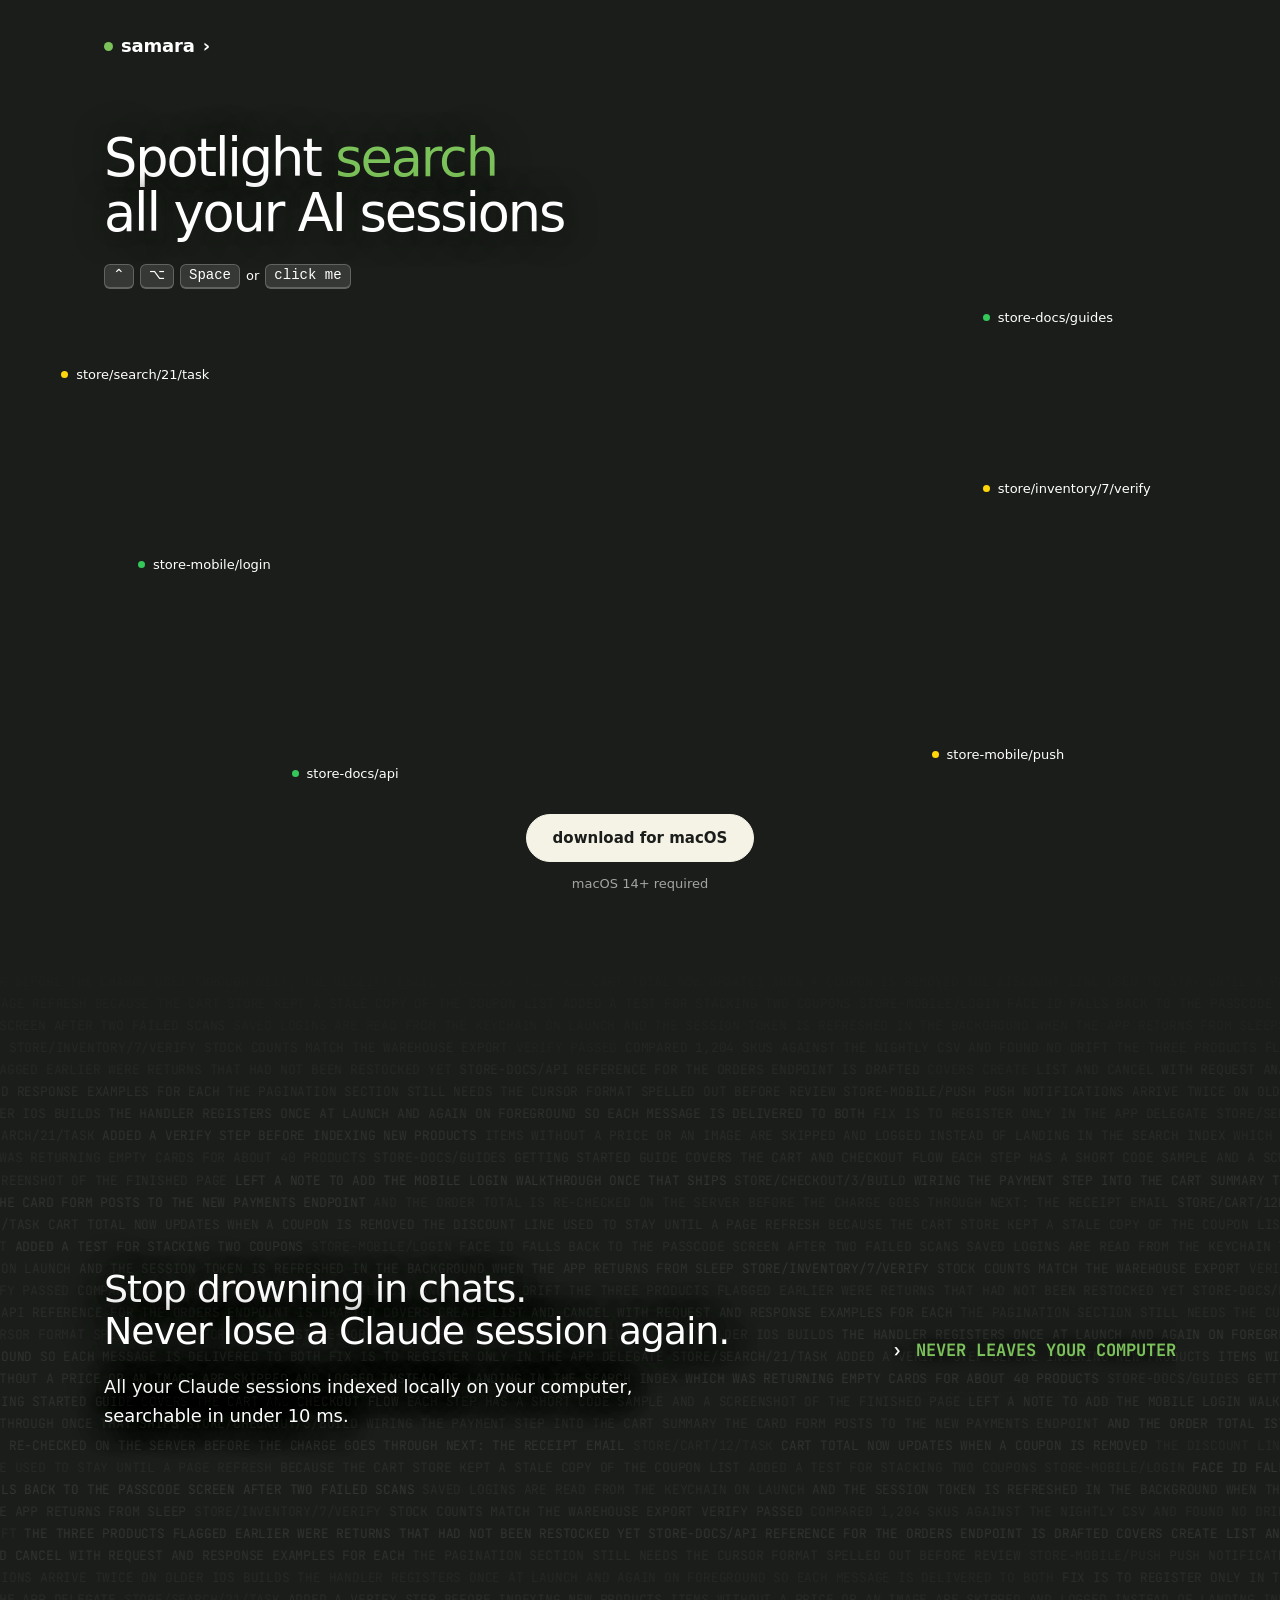
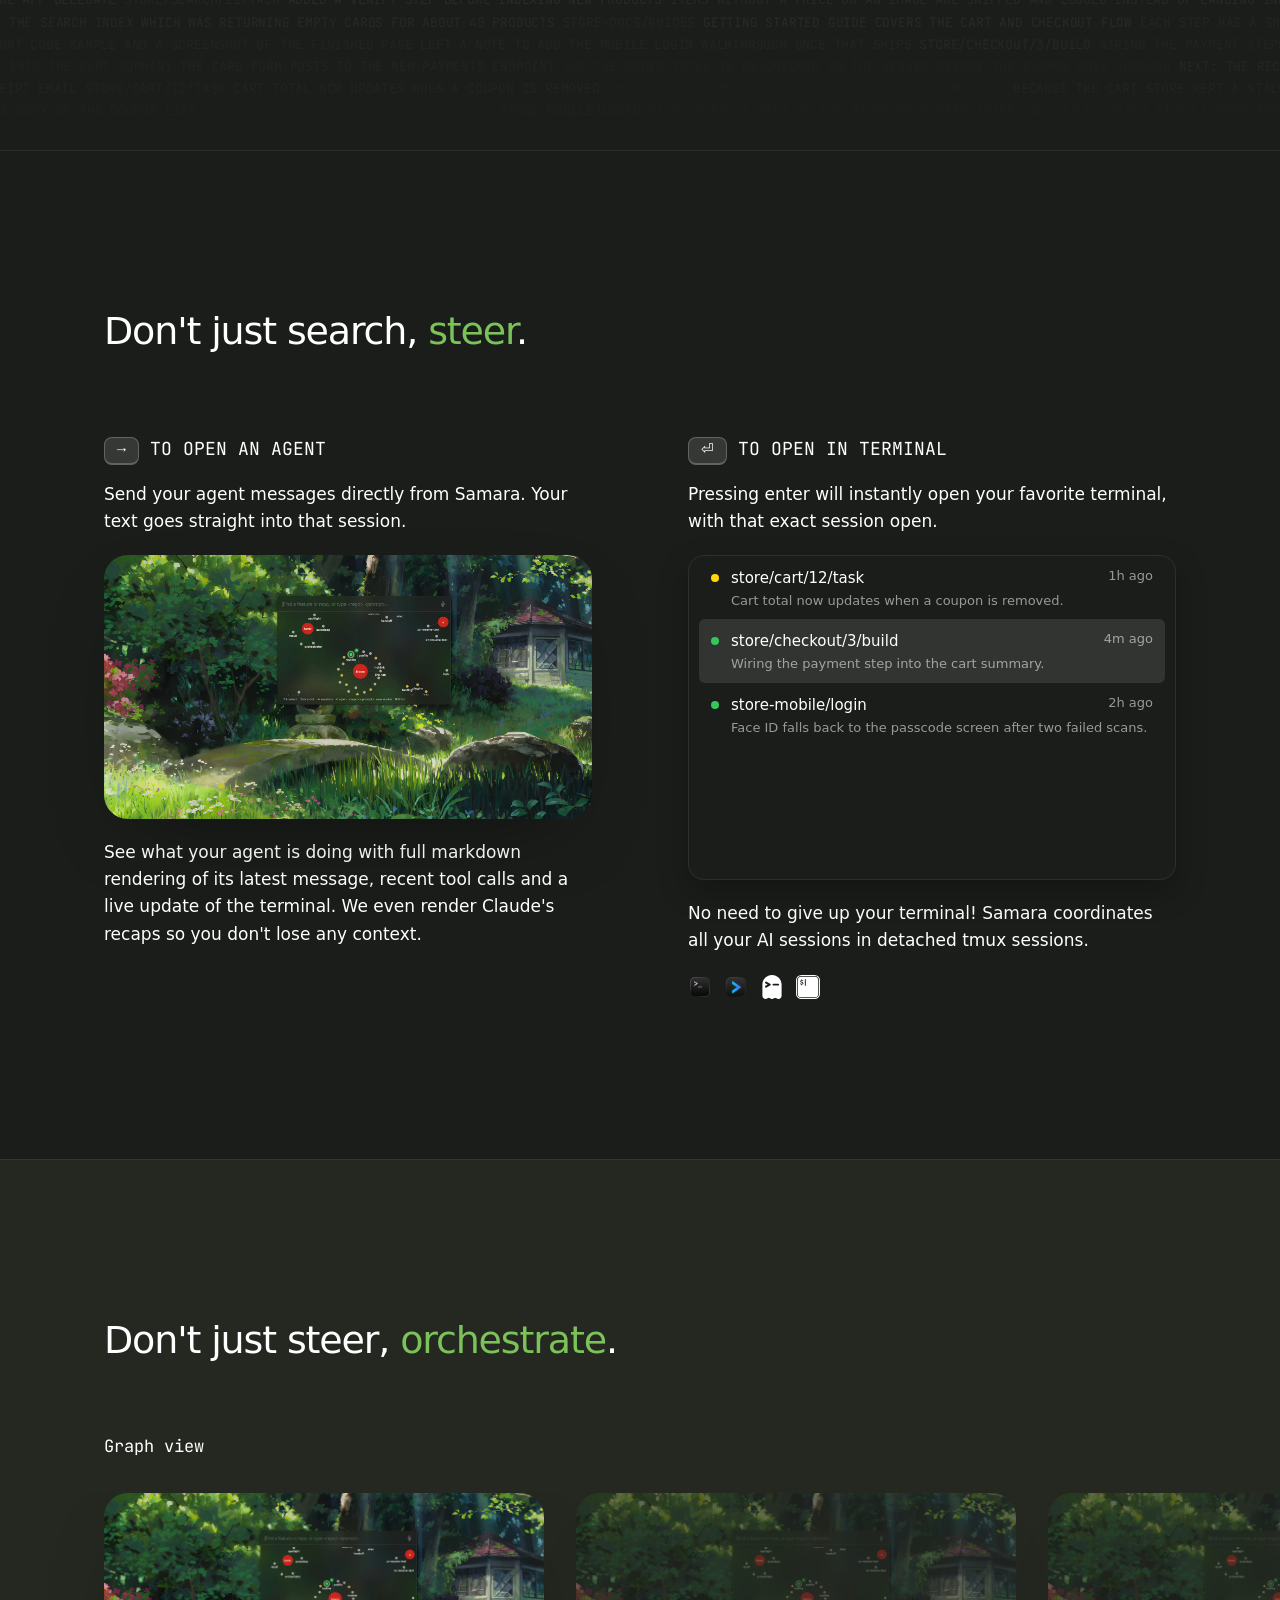
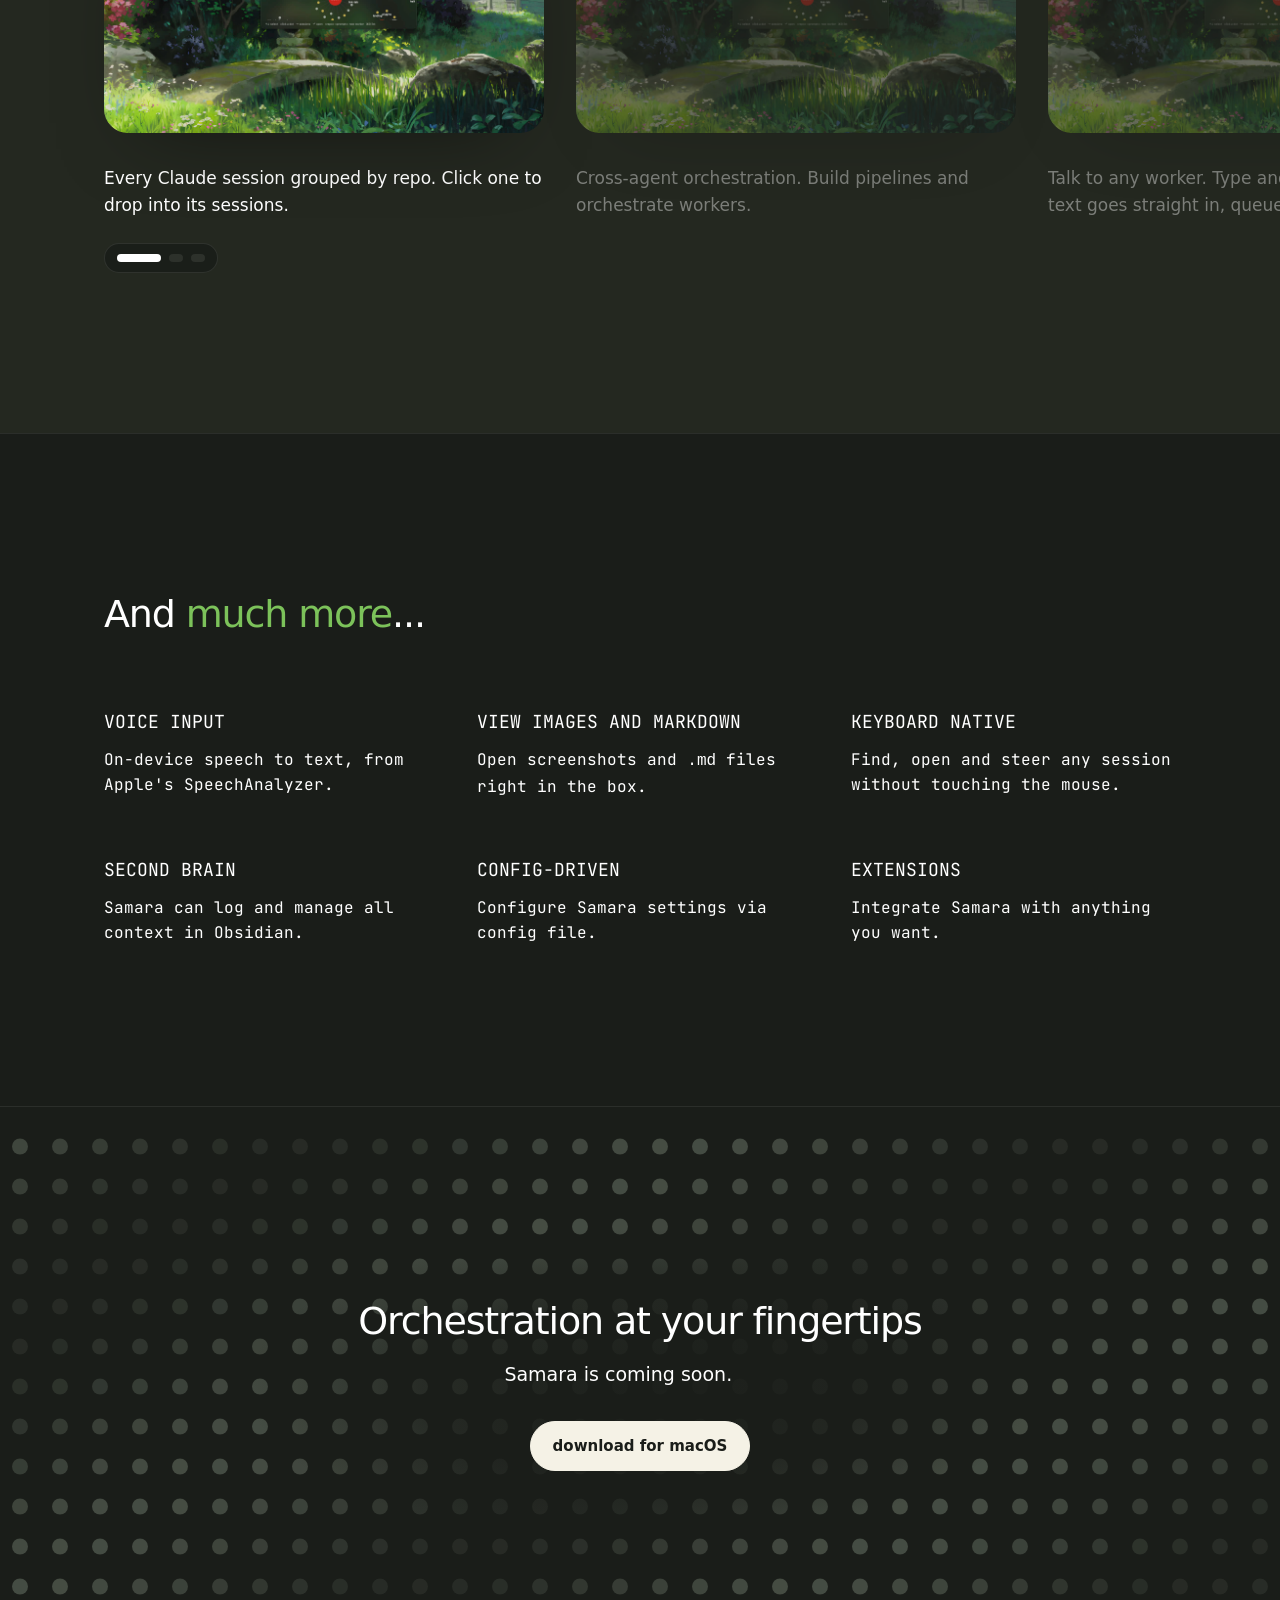
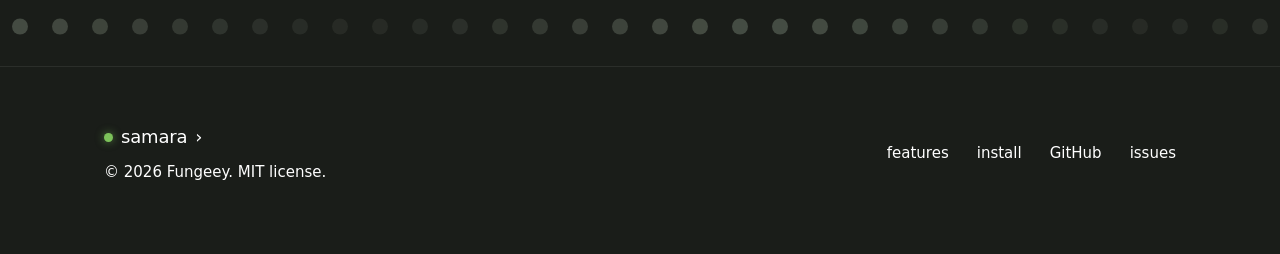
<file: index.html>
<!doctype html>
<html lang="en">
<head>
<meta charset="utf-8">
<meta name="viewport" content="width=device-width,initial-scale=1">
<meta name="color-scheme" content="dark">
<meta name="theme-color" content="#1a1d19">
<title>Samara</title>
<link rel="icon" href="assets/favicon.svg" type="image/svg+xml">
<meta name="description" content="Samara is a macOS box and command over your Claude Code sessions: find any session, start workers, and watch a feature's orchestrator and workers at a glance.">
<link rel="preconnect" href="https://fonts.googleapis.com">
<link rel="preconnect" href="https://fonts.gstatic.com" crossorigin>
<link href="https://fonts.googleapis.com/css2?family=JetBrains+Mono:ital,wght@0,400..700;1,400&family=Reddit+Mono:wght@400..600&display=swap" rel="stylesheet">
<script>if(!matchMedia("(prefers-reduced-motion: reduce)").matches)document.documentElement.classList.add("js")</script>
<link rel="stylesheet" href="styles.css">
</head>
<body>
<div class="navbar"><div class="wrap">
  <nav>
    <a class="logo" href="#"><i class="dot"></i>samara<span>›</span></a>
  </nav>
</div></div>
<main>
<div class="wrap">

  <header class="hero">
    <h1>Spotlight <em>search</em> <br class="desk"> all your AI sessions</h1>
    <div class="keys" id="keys" role="button" tabindex="0" aria-label="Show or hide the search box: Control Option Space"><kbd>⌃</kbd><kbd>⌥</kbd><kbd>Space</kbd><span class="or">or</span><kbd>click me</kbd></div>
    <div class="box demo off" id="box" role="search" aria-label="Search sessions">
      <div class="box-head">
          <svg xmlns="http://www.w3.org/2000/svg" class="mag" viewBox="0 0 256 256"><path d="M229.66,218.34l-50.07-50.06a88.11,88.11,0,1,0-11.31,11.31l50.06,50.07a8,8,0,0,0,11.32-11.32ZM40,112a72,72,0,1,1,72,72A72.08,72.08,0,0,1,40,112Z"></path></svg>
          <span class="ghost" id="ghost" aria-hidden="true"></span><input id="q" type="text" aria-label="Search sessions" autocomplete="off" spellcheck="false">
          <svg xmlns="http://www.w3.org/2000/svg" class="mag" viewBox="0 0 256 256"><path d="M128,176a48.05,48.05,0,0,0,48-48V64a48,48,0,0,0-96,0v64A48.05,48.05,0,0,0,128,176ZM96,64a32,32,0,0,1,64,0v64a32,32,0,0,1-64,0Zm40,143.6V240a8,8,0,0,1-16,0V207.6A80.11,80.11,0,0,1,48,128a8,8,0,0,1,16,0,64,64,0,0,0,128,0,8,8,0,0,1,16,0A80.11,80.11,0,0,1,136,207.6Z"></path></svg>
      </div>
      <div class="rows" id="rows"></div>
      <div class="box-foot"><span id="count"></span></div>
    </div>
    <div class="pills" id="pills"></div>
    <div class="cta">
      <a class="get" href="#download" aria-disabled="true">download for macOS</a>
    <p class="req">macOS 14+ required</p>
    </div>
  </header>
</div>

<section class="story">
  <canvas class="glyphs" aria-hidden="true"></canvas>
  <div class="wrap">
    <div>
      <h2>Stop drowning in chats.<br>Never lose a Claude session again.</h2>
      <p class="story-sub">All your Claude sessions indexed locally on your computer, searchable in under 10 ms.</p>
    </div>
    <div class="facts-win"><ul class="facts" id="facts"><li>never leaves your computer</li><li>no account, no server</li><li>answers in under 10 ms</li></ul></div>
  </div>
</section>

<section class="steer">
  <div class="wrap">
    <h2>Don't just search, <span class="emphasis">steer</span>.</h2>
    <div class="steer-grid">
      <div class="steer-card">
        <h3><kbd>→</kbd> to open an agent</h3>
        <p>Send your agent messages directly from Samara. Your text goes straight into that session.</p>
        <div class="shot"><video src="assets/step-talk.mp4" aria-label="A worker's tool calls in the Samara box, with a prompt field to talk to it" autoplay muted loop playsinline></video></div>
        <p>See what your agent is doing with full markdown rendering of its latest message, recent tool calls and a live update of the terminal. We even render Claude's recaps so you don't lose any context.</p>
      </div>
      <div class="steer-card">
        <h3><kbd>⏎</kbd> to open in terminal</h3>
        <p>Pressing enter will instantly open your favorite terminal, with that exact session open.</p>
        <div class="box steer-box">
          <div class="rows">
            <div class="row"><i class="dot idle"></i><div><div class="t"><span>store/cart/12/task</span><em>1h ago</em></div><div class="sn">Cart total now updates when a coupon is removed.</div></div></div>
            <div class="row sel"><i class="dot"></i><div><div class="t"><span>store/checkout/3/build</span><em>4m ago</em></div><div class="sn">Wiring the payment step into the cart summary.</div></div></div>
            <div class="row"><i class="dot"></i><div><div class="t"><span>store-mobile/login</span><em>2h ago</em></div><div class="sn">Face ID falls back to the passcode screen after two failed scans.</div></div></div>
          </div>
        </div>
        <p>No need to give up your terminal! Samara coordinates all your AI sessions in detached tmux sessions.</p>
        <ul class="chips">
          <li><img src="assets/terminals/terminal.png" alt="Terminal"></li>
          <li><img src="assets/terminals/cmux-dark.png" alt="cmux"></li>
          <li><img class="mono" src="assets/terminals/ghostty.svg" alt="Ghostty"></li>
          <li><img class="mono" src="assets/terminals/iterm2.svg" alt="iTerm2"></li>
        </ul>
      </div>
    </div>
  </div>
</section>

<section id="features">
  <div class="wrap"><h2>Don't just steer, <span class="emphasis">orchestrate</span>.</h2><p class="mono">Graph view</p></div>
  <div class="carousel" tabindex="0" aria-label="How Samara works">
    <div class="slide">
      <div class="shot"><video src="assets/step-overview.mp4" aria-label="The Samara box showing repos and features as a graph" autoplay muted loop playsinline></video></div>
      <p>Every Claude session grouped by repo. Click one to drop into its sessions.</p>
    </div>
    <div class="slide">
      <div class="shot"><video src="assets/step-graph.mp4" aria-label="A feature's orchestrator and workers as a graph" autoplay muted loop playsinline></video></div>
      <p>Cross-agent orchestration. Build pipelines and orchestrate workers.</p>
    </div>
    <div class="slide">
      <div class="shot"><video src="assets/step-talk.mp4" aria-label="A worker's tool calls in the Samara box, with a prompt field to talk to it" autoplay muted loop playsinline></video></div>
      <p>Talk to any worker. Type and press return, and your text goes straight in, queued if the worker is busy.</p>
    </div>
  </div>
  <div class="dots"><button aria-label="step 1"></button><button aria-label="step 2"></button><button aria-label="step 3"></button></div>
</section>

<section class="more">
  <div class="wrap">
    <h2>And <span class="emphasis">much more</span>...</h2>
    <div class="tools">
      <div class="tool"><h4>voice input</h4><p>On-device speech to text, from Apple's SpeechAnalyzer.</p></div>
      <div class="tool"><h4>view images and markdown</h4><p>Open screenshots and <code>.md</code> files right in the box.</p></div>
      <div class="tool"><h4>keyboard native</h4><p>Find, open and steer any session without touching the mouse.</p></div>
      <div class="tool"><h4>second brain</h4><p>Samara can log and manage all context in Obsidian.</p></div>
      <div class="tool"><h4>config-driven</h4><p>Configure Samara settings via config file.</p></div>
      <div class="tool"><h4>extensions</h4><p>Integrate Samara with anything you want.</p></div>
    </div>
  </div>
</section>


</main>
<section class="final" id="download">
  <canvas id="graph" aria-hidden="true"></canvas>
  <div class="wrap">
    <div class="veil">
      <h2>Orchestration at your fingertips</h2>
      <p class="sub">Samara is coming soon.</p>
      <a class="btn" href="#download" aria-disabled="true">download for macOS</a>
    </div>
  </div>
</section>

<footer>
  <div class="wrap fcols">
    <div><a class="logo" href="#"><i class="dot"></i>samara<span>›</span></a><p class="copy-r">© 2026 Fungeey. MIT license.</p></div>
    <ul><li><a href="#features">features</a></li><li><a href="#install">install</a></li><li><a href="https://github.com/Fungeey/samara">GitHub</a></li><li><a href="https://github.com/Fungeey/samara/issues">issues</a></li></ul>
  </div>
</footer>
<script>
(() => {
  const sec = document.querySelector('.final'), cv = document.getElementById('graph'), ctx = cv.getContext('2d');
  const still = matchMedia('(prefers-reduced-motion: reduce)').matches;
  let GREY, GREEN;
  const STEP = .08, GROW = .12, LIFE = .7;
  let w, h, gap, r, cols, rows, ox, oy, runs = [], nextSpawn = 0, running = false;
  const pos = (c, k) => ({ x: ox + c * gap, y: oy + k * gap });
  const mix = l => GREY.map((g, i) => g + (GREEN[i] - g) * l);
  const rgba = a => `rgba(${a[0]},${a[1]},${a[2]},${a[3]})`;
  const clamp = v => Math.min(1, Math.max(0, v));
  function size() {
    const css = getComputedStyle(document.documentElement), rgb = n => css.getPropertyValue(n).split(',').map(Number);
    GREY = [...rgb('--dot-rgb'), .35]; GREEN = [...rgb('--leaf-rgb'), 1];
    const dpr = devicePixelRatio || 1; w = sec.clientWidth; h = sec.clientHeight;
    cv.width = w * dpr; cv.height = h * dpr; ctx.setTransform(dpr, 0, 0, dpr, 0, 0);
    gap = w < 700 ? 30 : 40; r = gap * .2;
    cols = Math.max(2, Math.floor(w / gap)); rows = Math.max(2, Math.floor(h / gap));
    ox = (w - (cols - 1) * gap) / 2; oy = (h - (rows - 1) * gap) / 2;
    runs = [];
  }
  function generate(c0, k0, ambient) {
    const n = 1 + Math.floor(Math.random() * 10), room = [c0, cols - 1 - c0];
    let dir = Math.random() < .5 ? 1 : -1;
    if (room[dir > 0 ? 1 : 0] < n && room[dir > 0 ? 0 : 1] > room[dir > 0 ? 1 : 0]) dir = -dir;
    const nodes = [{ c: c0, k: k0, at: 0 }], edges = [];
    const free = (c, k) => c >= 0 && c < cols && k >= 0 && k < rows && !nodes.some(a => a.c === c && a.k === k);
    const shuffle = a => a.sort(() => Math.random() - .5);
    for (let i = 1; i <= n; i++) {
      const last = nodes[nodes.length - 1];
      const next = shuffle([-1, 0, 1]).map(d => [last, last.c + dir, last.k + d]).find(([, c, k]) => free(c, k));
      if (!next) break;
      const from = nodes.indexOf(next[0]), at = (i - 1) * STEP;
      edges.push({ from, to: nodes.length, at, back: false });
      nodes.push({ c: next[1], k: next[2], at: at + GROW });
    }
    const life = ambient ? .3 : LIFE, fade = 0;
    return { nodes, edges, ambient, life, fade, t0: performance.now(), speed: ambient ? .3 : 1, alpha: ambient ? .85 : 1, end: Math.max(...nodes.map(n => n.at), ...edges.map(e => e.at + GROW)) + life + fade };
  }
  const bezier = (p, u) => { const v = 1 - u; return { x: v ** 3 * p[0].x + 3 * v * v * u * p[1].x + 3 * v * u * u * p[2].x + u ** 3 * p[3].x, y: v ** 3 * p[0].y + 3 * v * v * u * p[1].y + 3 * v * u * u * p[2].y + u ** 3 * p[3].y }; };
  function curve(run, e) {
    const a = pos(run.nodes[e.from].c, run.nodes[e.from].k), b = pos(run.nodes[e.to].c, run.nodes[e.to].k);
    if (e.back) { const o = e.bow * gap * .9; return [a, { x: a.x, y: a.y + o }, { x: b.x, y: b.y + o }, b]; }
    const d = b.x - a.x;
    return [a, { x: a.x + d * .8, y: a.y }, { x: a.x + d * .2, y: b.y }, b];
  }
  const wave = (p, now) => still ? 1 : .65 + .35 * Math.sin(p.x * .008 + p.y * .012 - now * .0012);
  const age = (run, t, at) => t - at < run.life ? 1 : 0;
  function frame() {
    ctx.clearRect(0, 0, w, h);
    const now = performance.now();
    runs = runs.filter(run => still || (now - run.t0) / 1000 * run.speed <= run.end);
    const lit = new Set(runs.flatMap(run => { const tt = still ? run.end - run.fade - .01 : (now - run.t0) / 1000 * run.speed; return run.nodes.filter(n => tt >= n.at && age(run, tt, n.at)).map(n => n.c + ',' + n.k); }));
    for (let c = 0; c < cols; c++) for (let k = 0; k < rows; k++) {
      if (lit.has(c + ',' + k)) continue;
      const p = pos(c, k);
      ctx.fillStyle = rgba([GREY[0], GREY[1], GREY[2], GREY[3] * wave(p, now)]);
      ctx.beginPath(); ctx.arc(p.x, p.y, r, 0, 7); ctx.fill();
    }
    for (const run of runs) drawRun(run, still ? run.end - run.fade - .01 : (now - run.t0) / 1000 * run.speed);
  }
  function drawRun(run, tt) {
    const A_ = run.alpha, col = GREEN, green = a => `rgba(${col[0]},${col[1]},${col[2]},${a * A_})`;
    ctx.lineWidth = 2.5;
    for (const e of run.edges) {
      const p = e.back ? 1 : clamp((tt - e.at) / GROW), fade = age(run, tt, e.at); if (!p || !fade) continue;
      const pts = curve(run, e), A = pts[0], B = pts[3], ra = r * (e.from ? 1 : 2) + 3, rb = r + 5;
      const line = Array.from({ length: 33 }, (_, i) => bezier(pts, i / 32)).filter(q => Math.hypot(q.x - A.x, q.y - A.y) >= ra && Math.hypot(q.x - B.x, q.y - B.y) >= rb);
      const m = Math.max(2, Math.ceil(p * line.length)), tip = line[m - 1], prev = line[m - 2];
      const d = Math.hypot(tip.x - prev.x, tip.y - prev.y) || 1, ux = (tip.x - prev.x) / d, uy = (tip.y - prev.y) / d;
      ctx.strokeStyle = ctx.fillStyle = `rgba(${GREY[0]},${GREY[1]},${GREY[2]},${.75 * fade * A_})`; ctx.setLineDash(e.back ? [4, 4] : []);
      ctx.beginPath(); line.slice(0, m).forEach((q, i) => i ? ctx.lineTo(q.x, q.y) : ctx.moveTo(q.x, q.y)); ctx.stroke(); ctx.setLineDash([]);
    }
    run.nodes.forEach((n, i) => {
      const p = pos(n.c, n.k), fade = age(run, tt, n.at), l = tt >= n.at ? 1 : 0;
      if (!fade || tt < n.at) return;
      if (!i) {
        ctx.strokeStyle = green(fade); ctx.lineWidth = 2;
        ctx.beginPath(); ctx.arc(p.x, p.y, r * 2, 0, 7); ctx.stroke();
        ctx.fillStyle = green(fade);
        ctx.beginPath(); ctx.moveTo(p.x, p.y - r * 1.2); ctx.lineTo(p.x + r * 1.2, p.y); ctx.lineTo(p.x, p.y + r * 1.2); ctx.lineTo(p.x - r * 1.2, p.y); ctx.fill();
        return;
      }
      const c = mix(l); c[3] = ((GREY[3] + (c[3] - GREY[3]) * A_) * fade + GREY[3] * (1 - fade));
      ctx.fillStyle = rgba(c); ctx.beginPath(); ctx.arc(p.x, p.y, r, 0, 7); ctx.fill();
    });
  }
  function spawn() {
    const c = Math.floor(Math.random() * cols), k = Math.floor(Math.random() * rows);
    runs.push(generate(c, k, true));
  }
  function loop() {
    const now = performance.now();
    if (!still && now > nextSpawn && runs.filter(r => r.ambient).length < 12) { spawn(); spawn(); nextSpawn = now + 300 + Math.random() * 600; }
    frame(); if (running && !still) requestAnimationFrame(loop);
  }
  new ResizeObserver(() => { size(); frame(); }).observe(sec);
  new IntersectionObserver(([e]) => { running = e.isIntersecting; if (running) loop(); }).observe(sec);
})();
</script>
<script>
(() => {
  const row = document.querySelector('.carousel'), slides = [...row.children], dots = [...document.querySelectorAll('.dots button')];
  let cur = -1;
  const gutter = () => parseFloat(getComputedStyle(row).paddingLeft);
  const set = () => {
    const edge = row.scrollLeft + gutter();
    const i = slides.reduce((b, el, k) => Math.abs(el.offsetLeft - edge) < Math.abs(slides[b].offsetLeft - edge) ? k : b, 0);
    if (i === cur) return;
    cur = i;
    slides.forEach((el, k) => { el.classList.toggle('on', k === i); const v = el.querySelector('video'); k === i ? v.play().catch(() => {}) : v.pause(); });
    dots.forEach((d, k) => d.classList.toggle('on', k === i));
  };
  const go = k => row.scrollTo({ left: slides[k].offsetLeft - gutter(), behavior: 'smooth' });
  const loop = () => {
    const out = slides[cur].animate([{ opacity: 1 }, { opacity: 0 }], { duration: 250, fill: 'forwards' });
    out.onfinish = () => {
      row.style.scrollSnapType = 'none';
      row.scrollLeft = slides[0].offsetLeft - gutter();
      row.style.scrollSnapType = '';
      out.cancel();
      slides[0].animate([{ opacity: 0 }, { opacity: 1 }], { duration: 250 });
    };
  };
  const next = () => cur === slides.length - 1 ? loop() : go(cur + 1);
  let timer, resume, seen = false, reduced = matchMedia('(prefers-reduced-motion: reduce)').matches;
  const tick = () => { clearInterval(timer); if (!reduced && seen) timer = setInterval(next, 4000); };
  const pause = () => { clearInterval(timer); clearTimeout(resume); resume = setTimeout(tick, 5000); };
  new IntersectionObserver(([e]) => { seen = e.isIntersecting; tick(); }).observe(row);
  ['pointerdown', 'wheel', 'keydown'].forEach(t => row.addEventListener(t, pause, { passive: true }));
  dots.forEach((d, k) => d.onclick = () => { pause(); go(k); });
  slides.forEach((el, k) => el.onclick = () => { pause(); go(k); });
  row.addEventListener('scroll', set, { passive: true });
  row.addEventListener('keydown', e => { const k = cur + (e.key === 'ArrowRight') - (e.key === 'ArrowLeft'); if (k !== cur && slides[k]) { e.preventDefault(); go(k); } });
  addEventListener('resize', set); set();
})();
</script>
<script>
(function(){
var S=window.SESSIONS=[
["store/checkout/3/build","4m ago","Wiring the payment step into the cart summary. The card form posts to the new payments endpoint, and the order total is re-checked on the server before the charge goes through. Next: the receipt email.",1,6,22],
["store/cart/12/task","1h ago","Cart total now updates when a coupon is removed. The discount line used to stay until a page refresh, because the cart store kept a stale copy of the coupon list. Added a test for stacking two coupons.",1,80,16],
["store-mobile/login","2h ago","Face ID falls back to the passcode screen after two failed scans. Saved logins are read from the keychain on launch, and the session token is refreshed in the background when the app returns from sleep.",1,10,58],
["store/inventory/7/verify","3h ago","Stock counts match the warehouse export, verify passed. Compared 1,204 SKUs against the nightly CSV and found no drift. The three products flagged earlier were returns that had not been restocked yet.",0,76,50],
["store-docs/api","5h ago","Reference for the orders endpoint is drafted. Covers create, list and cancel, with request and response examples for each. The pagination section still needs the cursor format spelled out before review.",1,22,80],
["store-mobile/push","2d ago","Push notifications arrive twice on older iOS builds. The handler registers once at launch and again on foreground, so each message is delivered to both. Fix is to register only in the app delegate.",0,72,78],
["store/search/21/task","6d ago","Added a verify step before indexing new products. Items without a price or an image are skipped and logged instead of landing in the search index, which was returning empty cards for about 40 products.",0,4,38],
["store-docs/guides","9d ago","Getting started guide covers the cart and checkout flow. Each step has a short code sample and a screenshot of the finished page. Left a note to add the mobile login walkthrough once that ships.",1,76,32]
];
var pills=document.getElementById("pills"),box=document.getElementById("box"),ghost=document.getElementById("ghost"),q=document.getElementById("q"),rows=document.getElementById("rows"),count=document.getElementById("count");
function esc(t){return t.replace(/[&<>]/g,function(c){return{"&":"&amp;","<":"&lt;",">":"&gt;"}[c]})}
function hl(t,v){if(!v)return esc(t);var i=t.toLowerCase().indexOf(v);return i<0?esc(t):esc(t.slice(0,i))+"<b>"+esc(t.slice(i,i+v.length))+"</b>"+esc(t.slice(i+v.length))}
function hit(s,v){return !v||(s[0]+" "+s[2]).toLowerCase().indexOf(v)>=0}
function render(){var v=q.value.trim().toLowerCase(),n=0;rows.innerHTML="";S.forEach(function(s,i){var ok=hit(s,v);P[i].classList.toggle("off",!ok);if(!ok)return;n++;var r=document.createElement("div");r.className="row"+(n==1?" sel":"");r.innerHTML='<i class="dot'+(s[3]?"":" idle")+'"></i><div><div class="t"><span>'+esc(s[0])+'</span><em>'+s[1]+'</em></div><div class="sn">'+hl(s[2],v)+'</div></div>';rows.appendChild(r)});count.textContent=n+" session"+(n==1?"":"s")}
function show(v){q.value=v;ghost.innerHTML=esc(v)+'<i class="caret"></i>';render()}
var shown=false;
var WORDS=["login","pagination","verify","coupon"],gen=0,user=false,onscreen=true,idle,reduce=matchMedia("(prefers-reduced-motion: reduce)").matches;
function wait(ms){return new Promise(function(r){setTimeout(r,ms)})}
async function play(){
  var my=++gen,i=0;
  show("");
  while(my===gen){
    var w=WORDS[i++%WORDS.length];
    await wait(900);
    for(var k=1;k<=w.length;k++){if(my!==gen)return;show(w.slice(0,k));await wait(80+Math.random()*70)}
    await wait(1800);
    for(var k=w.length-1;k>=0;k--){if(my!==gen)return;show(w.slice(0,k));await wait(45)}
    await wait(700);
  }
}
function pause(){gen++}
function resume(){clearTimeout(idle);if(reduce||user||!onscreen||!shown)return;box.classList.add("demo");play()}
function takeOver(v){
  pause();user=true;box.classList.remove("demo");
  if(v!=null)q.value=v;render();
  clearTimeout(idle);idle=setTimeout(function(){user=false;q.value="";q.blur();resume()},8000);
}
var HIDE=["store/checkout/3/build","store/cart/12/task"];
var P=S.map(function(s,i){var b=document.createElement("div");b.className="pill";b.style.left=s[4]+"%";b.style.top=s[5]+"%";b.style.animationDelay=-i*1.3+"s";b.innerHTML='<i class="dot'+(s[3]?"":" idle")+'"></i>'+s[0];if(HIDE.indexOf(s[0])<0)pills.appendChild(b);return b});
q.addEventListener("input",function(){takeOver(null)});
q.addEventListener("keydown",function(e){if(e.key==="Escape"){q.value="";takeOver(null)}});
box.addEventListener("pointerdown",function(){if(!user)pause()});
box.addEventListener("mouseup",function(){if(!user)takeOver("");q.focus({preventScroll:true})});
function setShown(on){
  shown=on;box.classList.toggle("off",!on);pause();clearTimeout(idle);user=false;q.blur();
  if(!on){q.value="";render();return}
  if(reduce){q.value="login";render()}else{box.classList.add("demo");show("");resume()}
}
document.addEventListener("keydown",function(e){if(e.code==="Space"&&e.altKey&&(e.ctrlKey||e.metaKey)){e.preventDefault();setShown(!shown)}});
var keys=document.getElementById("keys");keys.onclick=function(){setShown(!shown)};keys.onkeydown=function(e){if(e.key==="Enter"||e.key===" "){e.preventDefault();setShown(!shown)}};new IntersectionObserver(function(es){onscreen=es[0].isIntersecting;if(!onscreen){pause()}else if(!user){resume()}}).observe(box);
render();
})();
</script>
<script>
(() => {
  const ul = document.getElementById('facts'), N = ul.children.length;
  if (matchMedia('(prefers-reduced-motion: reduce)').matches) return;
  ul.classList.add('roll');
  for (let k = 0; k < 2; k++) [...ul.children].slice(0, N).forEach(li => ul.append(li.cloneNode(true)));
  const lis = [...ul.children], row = () => lis[0].offsetHeight;
  let i = N, on = false;
  const show = (anim) => { ul.style.transition = anim ? '' : 'none'; ul.style.transform = `translateY(${-(i - 1) * row()}px)`; lis.forEach((li, k) => li.classList.toggle('on', k === i)); };
  show(false);
  ul.addEventListener('transitionend', () => { if (i >= 2 * N) { i -= N; show(false); } });
  setInterval(() => { if (on) { i++; show(true); } }, 2400);
  new IntersectionObserver(([e]) => on = e.isIntersecting).observe(ul);
  addEventListener('resize', () => show(false));
})();
</script>
<script>
(() => {
  const still = matchMedia('(prefers-reduced-motion: reduce)').matches;
  const S = window.SESSIONS, F = 13, CW = F * .6, LH = F * 1.7;
  const chunks = S.flatMap(s => [s[0], ...s[2].split(/(?<=[.,])\s+/).map(t => t.replace(/[.,]$/, ''))]).filter(t => t.length > 3).map(t => t.toUpperCase());
  document.querySelectorAll('canvas.glyphs').forEach((cv, n) => {
    const out = cv.getContext('2d'), sec = cv.parentElement, tile = document.createElement('canvas'), ctx = tile.getContext('2d');
    let off = 0, last = 0, running = false, dpr = 1;
    function draw() {
      const css = getComputedStyle(document.documentElement), rgb = k => css.getPropertyValue(k).trim();
      const ink = rgb('--ink') === '#fff' ? '255,255,255' : '42,44,41';
      dpr = devicePixelRatio || 1; const w = sec.clientWidth, h = sec.clientHeight, rows = Math.max(1, Math.floor(h / LH)), cols = Math.floor(w / CW);
      cv.width = w * dpr; cv.height = h * dpr; tile.width = cols * CW * dpr; tile.height = rows * LH * dpr; ctx.setTransform(dpr, 0, 0, dpr, 0, 0);
      ctx.font = F + 'px "JetBrains Mono",ui-monospace,Menlo,monospace'; ctx.textBaseline = 'middle';
      let seed = 7 + n * 11; const rnd = () => (seed = (seed * 16807) % 2147483647) / 2147483647;
      let i = Math.floor(rnd() * chunks.length), line = [];
      for (let r = 0; r < rows; r++) {
        while (line.length < cols) { const a = .05 + rnd() * .06; for (const ch of chunks[i++ % chunks.length] + ' ') line.push([ch, a]); }
        for (let c = 0; c < cols; c++) {
          if (line[c][0] === ' ') continue;
          ctx.fillStyle = `rgba(${ink},${line[c][1]})`;
          ctx.fillText(line[c][0], c * CW, (r + .5) * LH);
        }
        line = line.slice(cols);
      }
    }
    function paint() {
      const tw = tile.width, lh = LH * dpr, rows = Math.round(tile.height / lh);
      out.clearRect(0, 0, cv.width, cv.height);
      for (let r = 0; r < rows; r++) {
        const o = (r % 2 ? off : tw - off % tw) % tw;
        for (let x = -o; x < cv.width; x += tw) out.drawImage(tile, 0, r * lh, tw, lh, x, r * lh, tw, lh);
      }
    }
    function loop(t) {
      off += (t - last) * .004 * dpr; last = t; paint();
      if (running) requestAnimationFrame(loop);
    }
    new ResizeObserver(() => { draw(); paint(); }).observe(sec);
    if (!still) new IntersectionObserver(([e]) => { running = e.isIntersecting; if (running) { last = performance.now(); requestAnimationFrame(loop); } }).observe(sec);
  });
})();
</script>
</body></html>
</file>
<file: styles.css>
:root{--grain:url("data:image/svg+xml,%3Csvg xmlns='http://www.w3.org/2000/svg' width='180' height='180'%3E%3Cfilter id='n'%3E%3CfeTurbulence type='fractalNoise' baseFrequency='.85' numOctaves='2' stitchTiles='stitch'/%3E%3CfeColorMatrix values='0 0 0 0 .95 0 0 0 0 1 0 0 0 0 .9 1.4 0 0 0 -.5'/%3E%3C/filter%3E%3Crect width='180' height='180' filter='url(%23n)' opacity='0.13'/%3E%3C/svg%3E");--grain-page:url("data:image/svg+xml,%3Csvg xmlns='http://www.w3.org/2000/svg' width='260' height='260'%3E%3Cfilter id='n'%3E%3CfeTurbulence type='fractalNoise' baseFrequency='1.1' numOctaves='2' stitchTiles='stitch'/%3E%3CfeColorMatrix values='0 0 0 0 .95 0 0 0 0 1 0 0 0 0 .9 1.4 0 0 0 -.5'/%3E%3C/filter%3E%3Crect width='260' height='260' filter='url(%23n)' opacity='0.14'/%3E%3C/svg%3E");--bg:#1a1d19;--bg-rgb:26,29,25;--surface:#242820;--ink:#fff;--muted:#fff;--leaf:#7cc25a;--leaf-rgb:124,194,90;--leaf-d:#9ad47a;--line:rgba(241,240,232,.09);--rule:rgba(241,240,232,.08);--rule2:rgba(241,240,232,.08);--blossom:#c8505a;--btn-bg:#f5f2e6;--btn-ink:#1a1d19;--shot-line:rgba(255,255,255,.08);--shot-shadow:rgba(0,0,0,.5);--kbd-bg:rgba(255,255,255,.08);--band:rgba(255,255,255,0);--tint-sand:rgba(205,185,125,.08);--glass:rgba(26,29,25,.84);--glass-line:rgba(255,255,255,.09);--glass-hi:rgba(255,255,255,.14);--glass-drop:rgba(20,22,20,.55);--chip:rgba(255,255,255,.06);--chip-line:rgba(255,255,255,.08);--logo-sub:#fff;--dot-rgb:150,165,146}
:root[data-theme=light]{--grain:url("data:image/svg+xml,%3Csvg xmlns='http://www.w3.org/2000/svg' width='180' height='180'%3E%3Cfilter id='n'%3E%3CfeTurbulence type='fractalNoise' baseFrequency='.85' numOctaves='2' stitchTiles='stitch'/%3E%3CfeColorMatrix values='0 0 0 0 .12 0 0 0 0 .22 0 0 0 0 .12 1.4 0 0 0 -.5'/%3E%3C/filter%3E%3Crect width='180' height='180' filter='url(%23n)' opacity='0.2'/%3E%3C/svg%3E");--grain-page:url("data:image/svg+xml,%3Csvg xmlns='http://www.w3.org/2000/svg' width='260' height='260'%3E%3Cfilter id='n'%3E%3CfeTurbulence type='fractalNoise' baseFrequency='1.1' numOctaves='2' stitchTiles='stitch'/%3E%3CfeColorMatrix values='0 0 0 0 .12 0 0 0 0 .22 0 0 0 0 .12 1.4 0 0 0 -.5'/%3E%3C/filter%3E%3Crect width='260' height='260' filter='url(%23n)' opacity='0.14'/%3E%3C/svg%3E");--bg:#f5f2e6;--bg-rgb:245,242,230;--surface:#ebeedc;--ink:#2a2c29;--muted:#5d7260;--leaf:#4f9a37;--leaf-rgb:79,154,55;--leaf-d:#3b7a28;--line:#d9dcc5;--rule:#d2cdb7;--rule2:#d2cdb7;--blossom:#c8505a;--btn-bg:#2a2c29;--btn-ink:#fff;--shot-line:rgba(255,255,255,.55);--shot-shadow:rgba(42,44,41,.55);--kbd-bg:#fff;--band:rgba(255,255,255,.28);--tint-sand:rgba(205,185,125,.17);--glass:rgba(255,255,255,.66);--glass-line:rgba(255,255,255,.75);--glass-hi:rgba(255,255,255,.8);--glass-drop:rgba(42,44,41,.35);--chip:rgba(255,255,255,.5);--chip-line:rgba(255,255,255,.7);--logo-sub:#4a4d48;--dot-rgb:93,114,96}
*{box-sizing:border-box}
html{scroll-behavior:smooth;scroll-padding-top:90px;overflow-x:clip}
body{margin:0;overflow-x:clip;background:var(--bg);color:var(--ink);font:17px/1.6 -apple-system,BlinkMacSystemFont,"SF Pro Text",system-ui,sans-serif;-webkit-font-smoothing:antialiased}
a{color:inherit}
.wrap{max-width:1168px;margin:0 auto;padding:0 48px}
.navbar{position:fixed;top:0;left:0;right:0;z-index:10;pointer-events:none}
nav{display:flex;align-items:center;justify-content:space-between;height:76px}
nav>*{pointer-events:auto}
nav ul{display:flex;gap:28px;list-style:none;margin:0;padding:0}
.logo{display:flex;align-items:center;gap:8px;font-size:18px;letter-spacing:-.01em;text-decoration:none}
.logo span{color:var(--logo-sub)}
.logo .dot{width:9px;height:9px;border-radius:50%;background:var(--leaf);box-shadow:0 0 8px rgba(var(--leaf-rgb),.6);animation:pulse 1.1s steps(1) infinite}
@keyframes pulse{50%{opacity:0}}
nav .logo,nav ul,nav .btn.sm{height:46px;display:flex;align-items:center;border-radius:999px}
nav .logo,nav ul{background:var(--glass);border:1px solid var(--glass-line);color:var(--ink);box-shadow:inset 0 1px 0 var(--glass-hi),0 10px 28px -14px var(--glass-drop)}
nav .logo{padding:0 20px}
nav ul{padding:0 26px}
nav ul a{color:var(--ink);font-size:15px;font-weight:500;text-decoration:none}
nav ul a:hover{color:var(--leaf-d)}
.btn{display:inline-flex;align-items:center;gap:8px;padding:12px 22px;border-radius:999px;background:var(--btn-bg);color:var(--btn-ink);text-decoration:none;font-weight:500;font-size:15px;border:1px solid var(--btn-bg)}
.btn:hover{background:var(--leaf-d);border-color:var(--leaf-d)}
.btn.sm{padding:0 22px;font-weight:400}
.btn[aria-disabled=true]{cursor:default}
.mono{font-family:"JetBrains Mono",ui-monospace,Menlo,monospace}
h1,h2{font-family:-apple-system,BlinkMacSystemFont,"SF Pro Display",system-ui,sans-serif;font-weight:600;margin:0}
h1{font-size:clamp(26px,4.1vw,54px);line-height:1.05;letter-spacing:-.03em}
h1 em{font-style:normal;color:var(--leaf)}
.emphasis{color:var(--leaf)}
h2{font-size:clamp(28px,4.6vw,56px);line-height:1.1;letter-spacing:-.04em}
.sub{color:var(--muted);font-size:19px;max-width:520px;margin:16px auto 0}

.hero{position:relative;overflow:hidden;width:100vw;margin-left:calc(50% - 50vw);min-height:100svh;display:flex;flex-direction:column;align-items:center;justify-content:flex-start;text-align:center;padding:max(100px,14svh) 24px 96px}
.hero h1{color:#fff;font-weight:500;letter-spacing:-.04em;align-self:flex-start;text-align:left;margin-left:calc(max(0px,(100vw - 1168px)/2) + 24px);text-shadow:0 0 14px rgba(var(--bg-rgb),1),0 0 32px rgba(var(--bg-rgb),.9)}.hero h1 em{color:var(--leaf)}
.hero .lede{font-size:clamp(16px,1.6vw,19px);color:#fff;margin:24px 0 0}
.hero .get{position:absolute;bottom:40px;left:50%;transform:translateX(-50%);font-size:13px;color:#fff;text-decoration:none;padding:7px 16px;border:1px solid rgba(255,255,255,.5);border-radius:999px}
.hero .get:hover{border-color:#fff}
.hero .get[aria-disabled=true]{cursor:default}
video{display:block;width:100%;height:auto}

section{padding:160px 0;text-align:center}
section+section{border-top:1px solid var(--rule)}
.carousel{--slide:440px;--gutter:max(48px,calc(50% - 536px));display:flex;gap:32px;overflow-x:auto;scroll-snap-type:x mandatory;scrollbar-width:none;padding:0 calc(100% - var(--slide)) 0 var(--gutter);scroll-padding-left:var(--gutter)}
.carousel::-webkit-scrollbar{display:none}
#features{background:var(--surface);color:var(--ink)}
#features h2{font-weight:500;font-size:clamp(22px,3vw,38px);letter-spacing:-.03em;text-align:left;margin:0 0 72px}
#features .wrap p{color:var(--muted);text-align:left;margin:0 0 32px}
.slide{flex:0 0 var(--slide);scroll-snap-align:start;text-align:left;opacity:.4;transition:opacity .4s}
.slide.on{opacity:1}
.slide .shot{background:url(assets/wallpaper.jpg) center/cover;padding:20px;border-radius:24px;overflow:hidden;container-type:inline-size;box-shadow:0 30px 80px -40px var(--shot-shadow)}
.slide .shot video{border-radius:2.5cqw}
.slide h3{font-family:"JetBrains Mono",ui-monospace,Menlo,monospace;font-weight:400;font-size:clamp(17px,1.8vw,22px);line-height:1.3;text-transform:uppercase;margin:32px 0 12px}
.slide p{color:var(--muted);margin:32px 0 0}
.dots{display:flex;gap:8px;width:max-content;margin:24px 0 0 max(48px,calc(50% - 536px));padding:10px 12px;border-radius:999px;background:var(--glass);border:1px solid var(--glass-line)}
.dots button{width:14px;height:8px;padding:0;border:0;border-radius:99px;background:var(--line);cursor:pointer;transition:width .3s,background .3s}
.dots button.on{width:44px;background:var(--ink)}
.more h2{font-weight:500;font-size:clamp(22px,3vw,38px);letter-spacing:-.03em;text-align:left}
.tools{display:grid;grid-template-columns:repeat(3,1fr);gap:56px 48px;margin:72px auto 0;text-align:left}
.tool h4{font-family:"JetBrains Mono",ui-monospace,Menlo,monospace;font-weight:400;font-size:clamp(15px,1.5vw,18px);text-transform:uppercase;margin:0 0 10px}
.tool p{margin:0;color:var(--muted);font-size:16px;font-family:"JetBrains Mono",ui-monospace,Menlo,monospace}
kbd{font:500 13px ui-monospace,Menlo,monospace;background:var(--kbd-bg);border:1px solid var(--line);border-bottom-width:2px;border-radius:6px;padding:1px 7px}
pre{display:inline-block;text-align:left;background:rgba(38,40,37,.84);border:1px solid rgba(255,255,255,.07);color:#e8f0dc;border-radius:16px;padding:22px 26px;font:14px/1.7 ui-monospace,Menlo,monospace;margin:40px 0 0}
.reqs{color:var(--muted);font-size:14px;margin-top:24px}

.final{position:relative;overflow:hidden;min-height:560px;display:flex;align-items:center;padding:0;border-top:1px solid var(--rule)}
.final .wrap{position:relative;z-index:1;width:100%;pointer-events:none}
.final .btn{pointer-events:auto}
.final canvas{position:absolute;inset:0;width:100%;height:100%;pointer-events:none}
.final{text-align:center}
.final h2{font-weight:500;font-size:clamp(22px,3vw,38px);letter-spacing:-.03em;margin:0 0 16px}
.final .sub{margin:0 0 32px}
.final .veil{display:inline-block;padding:72px 112px;background:radial-gradient(ellipse closest-side,rgba(var(--bg-rgb),.82) 0%,rgba(var(--bg-rgb),.65) 55%,rgba(var(--bg-rgb),0) 100%)}

footer{border-top:1px solid var(--rule);padding:56px 0 72px;font-size:15px}
.fcols{display:flex;justify-content:space-between;align-items:center;gap:32px;flex-wrap:wrap}
footer ul{list-style:none;margin:0;padding:0;display:flex;gap:28px}
footer a{text-decoration:none}
footer a:hover{color:var(--leaf-d)}
.copy-r{color:var(--muted);margin:8px 0 0}

@media(prefers-reduced-motion:reduce){.pill{animation:none}.logo .dot{animation:none}}
@media(max-width:1000px){.tools{grid-template-columns:repeat(2,1fr)}}
@media(max-width:800px){nav ul{display:none}section{padding:96px 0}.carousel{--slide:74vw;--gutter:7vw;gap:16px}.slide .shot{padding:12px}.tools{grid-template-columns:1fr}.final .veil{padding:48px 24px}.fcols{flex-direction:column;align-items:flex-start}}

.pills{position:absolute;inset:0;pointer-events:none}
.pill{position:absolute;pointer-events:auto;display:flex;align-items:center;gap:8px;font:500 13px -apple-system,BlinkMacSystemFont,"SF Pro Text",system-ui,sans-serif;color:#fff;border-radius:9px;padding:6px 10px;cursor:pointer;transition:opacity .2s;animation:bob 7s ease-in-out infinite}
.pill.off{opacity:.15}
.pill .dot,.row .dot{display:block;flex:none;width:7px;height:7px;border-radius:50%;background:#34c759}
.pill .dot.idle,.row .dot.idle{background:#ffd60a}
@keyframes bob{50%{transform:translateY(-10px)}}
.box{width:min(640px,92vw);aspect-ratio:3/2;background:rgba(28,30,28,.92);backdrop-filter:blur(30px);border:1px solid rgba(255,255,255,.08);border-radius:16px;box-shadow:0 30px 80px rgba(0,0,0,.6);text-align:left;color:#fff;font-family:-apple-system,system-ui,sans-serif;overflow:hidden}
.box-head{display:flex;align-items:center;gap:10px;padding:16px 16px;font-size:18px;font-weight:300;border-bottom:1px solid rgba(255,255,255,.08);margin-bottom: 10px;}
.box-head .chev{opacity:.55}.box-head .mag{width:20px;height:20px;fill:var(--ink);opacity:.55}
.box-head input{flex:1;background:none;border:0;outline:0;color:#fff;font:inherit}
.rows{height:320px;overflow:hidden;padding:0 10px}
.row{display:flex;gap:12px;padding:10px 12px;border-radius:6px}
.row.sel{background:rgba(255,255,255,.1)}
.row .dot{flex:none;margin-top:8px;width:8px;height:8px}
.row>div{min-width:0;flex:1}
.row .t{display:flex;justify-content:space-between;font-size:15px}
.row .t em{font-style:normal;font-size:13px;color:rgba(255,255,255,.55)}
.row .sn{font-size:13px;color:rgba(255,255,255,.55);display:-webkit-box;-webkit-line-clamp:3;-webkit-box-orient:vertical;overflow:hidden;margin-top:2px;line-height:1.35}
.row b{color:#8fe060;font-weight:600}
.box-foot{display:flex;gap:14px;padding:2px 20px;font-size:11px;opacity:.55}
@media(max-width:700px){.pills{display:none}}
.hero .box{position:relative;z-index:2;margin-top:40px;width:min(640px,100%)}
.ghost{display:none;flex:1;min-width:0;white-space:nowrap;overflow:hidden}
.caret{display:inline-block;width:2px;height:1.05em;margin-left:1px;vertical-align:-.15em;background:#fff;animation:pulse 1s steps(1) infinite}
.box.demo .ghost{display:block}.box.demo input{position:absolute;opacity:0;pointer-events:none;width:1px}
@media(prefers-reduced-motion:reduce){.caret{animation:none}}
.ghost,.box-head input{line-height:24px;height:24px}
.hero h1{text-wrap:balance;max-width:16em}
.hero .keys{display:flex;gap:6px;margin-top:24px;cursor:pointer}
.hero .keys kbd{color:#fff;background:rgba(255,255,255,.12);border:1px solid rgba(255,255,255,.22);border-bottom-width:2px;border-radius:6px;padding:1px 8px;font:500 14px/1.4 ui-monospace,Menlo,monospace}
.hero .box{margin-top:44px;transition:opacity .25s,transform .25s,visibility 0s}
.hero .box.off{opacity:0;transform:translateY(-8px);visibility:hidden;pointer-events:none;transition:opacity .25s,transform .25s,visibility 0s .25s}
.hero .try{margin:6px 0 0;font-size:12px;color:#fff}
.logo .dot{animation:none}
nav .logo{background:none;border:0;box-shadow:none;border-radius:0;padding:0;height:auto;color:#fff;font-weight:700}
nav .logo span{color:#fff}
nav .logo .dot{box-shadow:none}
.navbar{position:fixed}
.navbar .wrap{max-width:none;padding:0 40px}
nav{height:auto;align-items:flex-start;padding-top:40px}
@media(max-width:1439px){.navbar{position:absolute}.navbar .wrap{max-width:1168px;margin:0 auto;padding:0 48px}nav{padding-top:32px}}
.final .btn,.hero .get{background:#f5f2e6;border-color:#f5f2e6;color:#1a1d19;font-weight:600}
.final .btn:hover,.hero .get:hover{background:#fff;border-color:#fff;color:#1a1d19}
.hero .get{font-size:14px;padding:9px 20px}
.hero .get{position:static;transform:none;margin-top:28px;font-size:15px;padding:11px 26px}
.hero .req{margin:12px 0 0;font-size:13px;color:rgba(255,255,255,.6)}
.hero{padding-bottom:72px}
.rows{height:clamp(220px,34svh,330px)}
.hero{padding-top:max(80px,10svh)}
.pill{pointer-events:none;cursor:default}
.hero .get{margin-top:52px}
.hero{padding-bottom:0}
.hero .cta{flex:1;width:100%;min-height:190px;display:flex;flex-direction:column;align-items:center;justify-content:center}
.hero .get{margin-top:0}
.story{position:relative;overflow:hidden;text-align:left}
.story .wrap{position:relative;z-index:1}
.glyphs{position:absolute;inset:0;width:100%;height:100%;pointer-events:none}.story .glyphs{-webkit-mask-image:linear-gradient(transparent,#000 25%,#000 75%,transparent);mask-image:linear-gradient(transparent,#000 25%,#000 75%,transparent)}
.story h2{font-weight:500;font-size:clamp(22px,3vw,38px);letter-spacing:-.03em;max-width:20em}
.story{padding:320px 0}@media(max-width:800px){.story{padding:200px 0}}
.story .wrap{display:flex;align-items:center;justify-content:space-between;gap:48px}
.facts{list-style:none;margin:0;padding:0;font:400 clamp(14px,1.4vw,17px)/48px "JetBrains Mono",ui-monospace,Menlo,monospace;text-transform:uppercase;flex:0 0 auto;text-shadow:0 0 6px rgba(var(--bg-rgb),1),0 0 14px rgba(var(--bg-rgb),1),0 0 24px rgba(var(--bg-rgb),.9),0 6px 30px rgba(0,0,0,.7)}
.facts li{height:48px;white-space:nowrap}
.facts.roll{transition:transform .25s cubic-bezier(.2,.9,.3,1)}
.story .facts-win{height:144px;overflow:hidden;-webkit-mask-image:linear-gradient(transparent 15%,#000 45%,#000 55%,transparent 85%);mask-image:linear-gradient(transparent 15%,#000 45%,#000 55%,transparent 85%)}
.facts.roll li{opacity:.06;transition:opacity .25s,color .25s}
.facts.roll li.on{opacity:1;color:var(--leaf);font-weight:700}
@media(max-width:800px){.story .wrap{flex-direction:column;align-items:flex-start}}
.facts li:before{content:"›";display:inline-block;width:1.4em;color:var(--ink);visibility:hidden}
.facts:not(.roll) li:before,.facts li.on:before{visibility:visible}

.steer{padding:160px 0;text-align:left}
.steer h2{font-weight:500;font-size:clamp(22px,3vw,38px);letter-spacing:-.03em;max-width:20em}
.steer-grid{display:grid;grid-template-columns:1fr 1fr;gap:56px 96px;margin-top:72px}
.steer-card{display:flex;flex-direction:column;gap:20px;min-width:0}
.steer-card h3{font-family:"JetBrains Mono",ui-monospace,Menlo,monospace;font-weight:400;font-size:clamp(15px,1.5vw,18px);line-height:1.3;text-transform:uppercase;margin:12px 0 0}
.steer-card p{color:var(--muted);margin:0}
.steer-box{width:100%;box-shadow:0 12px 30px rgba(0,0,0,.25)}
.steer-box .rows{height:auto;padding:0 10px 8px}
.steer-card h3 kbd{color:#fff;background:rgba(255,255,255,.12);border:1px solid rgba(255,255,255,.22);border-bottom-width:2px;border-radius:8px;padding:4px 12px;font:500 15px ui-monospace,Menlo,monospace;text-transform:none;vertical-align:1px}
.chips{display:flex;align-items:center;gap:12px;list-style:none;margin:0;padding:0}
.chips li{display:flex;align-items:center;justify-content:center}
.chips img{width:24px;height:24px;object-fit:contain}
.chips img.mono{filter:invert(1)}
.bullets{list-style:none;margin:0;padding:0;text-align:left}
.bullets li{position:relative;padding:6px 0 6px 22px;color:var(--muted)}
.bullets li:before{content:"•";position:absolute;left:0;color:var(--muted)}
.steer .shot{background:url(assets/wallpaper.jpg) center/cover;padding:20px;border-radius:24px;overflow:hidden;container-type:inline-size;box-shadow:0 30px 80px -40px var(--shot-shadow)}
.steer .shot video{border-radius:2.5cqw}
@media(max-width:800px){.steer{padding:96px 0}.steer-grid{grid-template-columns:1fr;gap:56px;margin-top:56px}.steer .shot{padding:12px}}
.hero .keys,.hero .try{align-self:flex-start;margin-left:calc(max(0px,(100vw - 1168px)/2) + 24px)}
.story-sub{margin:20px 0 0;max-width:30em;font-size:clamp(15px,1.4vw,18px);color:#fff;text-shadow:0 0 10px rgba(var(--bg-rgb),1),0 0 22px rgba(var(--bg-rgb),1),0 0 40px rgba(var(--bg-rgb),.9),0 4px 28px rgba(0,0,0,.6)}
.story h2{text-shadow:0 0 10px rgba(var(--bg-rgb),1),0 0 22px rgba(var(--bg-rgb),1),0 0 40px rgba(var(--bg-rgb),.9),0 4px 28px rgba(0,0,0,.6)}
@media(max-width:800px){#features h2,.steer h2,.more h2,.final h2,.story h2{font-size:34px}.hero h1{font-size:40px;align-self:center;text-align:center;margin-left:0}.hero .keys{align-self:center;margin-left:0}.hero br.desk{display:none}}
.hero .keys .or{align-self:center;font-size:13px;color:#fff}
.hero h1{margin-top:40px}
</file>
